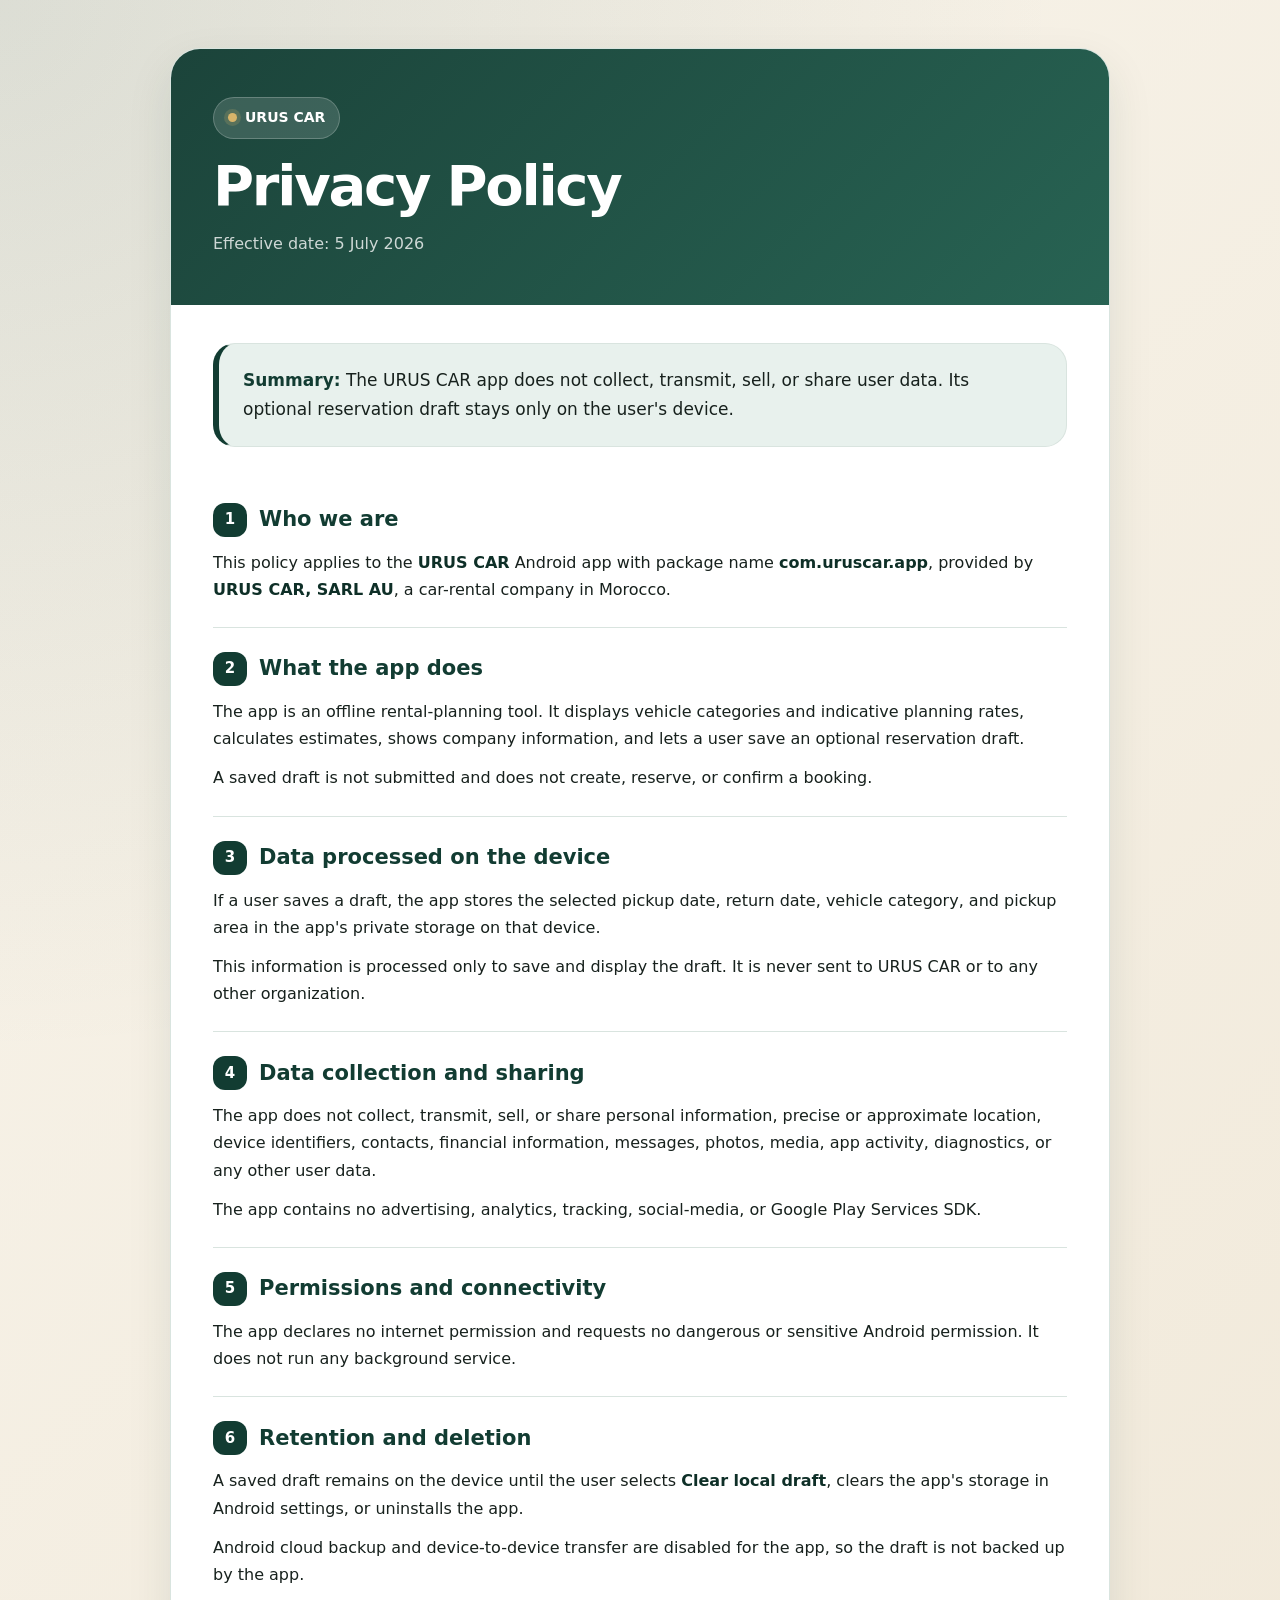
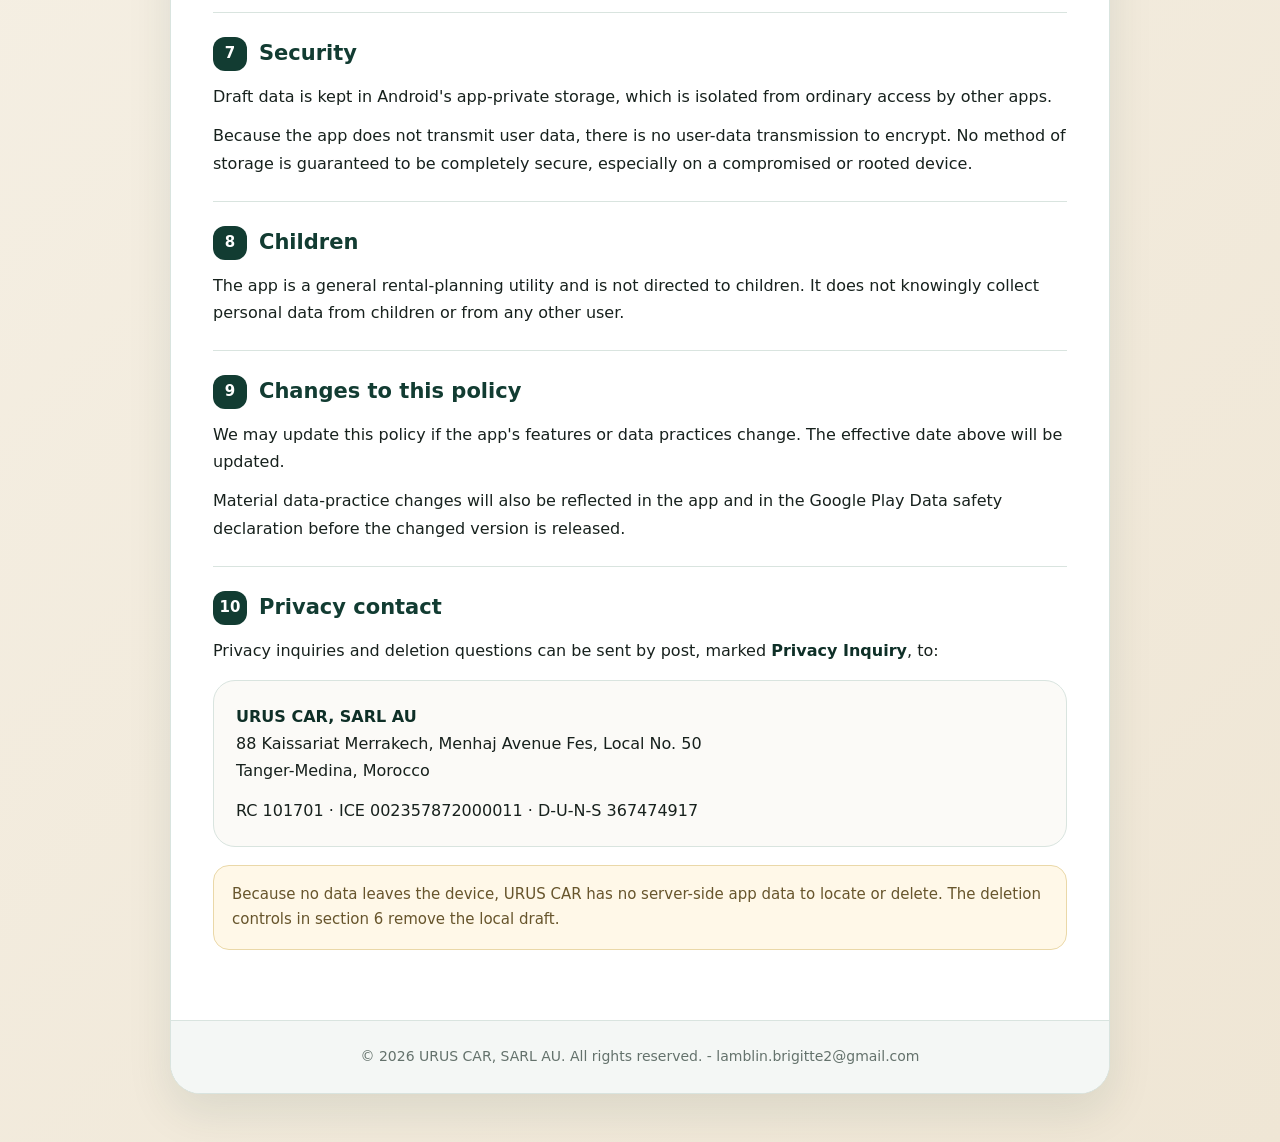
<file: privacy.html>
<!doctype html>
<html lang="en">
<head>
  <meta charset="utf-8">
  <meta name="viewport" content="width=device-width, initial-scale=1">
  <title>URUS CAR Privacy Policy</title>

  <style>
    :root {
      --bg: #f6f1e7;
      --card: #ffffff;
      --primary: #123c32;
      --primary-soft: #e8f1ed;
      --text: #17211d;
      --muted: #64726c;
      --border: #d9e4df;
      --shadow: 0 18px 45px rgba(18, 60, 50, 0.10);
      --radius: 22px;
    }

    * {
      box-sizing: border-box;
    }

    body {
      margin: 0;
      font-family: Inter, ui-sans-serif, system-ui, -apple-system, BlinkMacSystemFont, "Segoe UI", sans-serif;
      background:
        radial-gradient(circle at top left, rgba(18, 60, 50, 0.12), transparent 35%),
        linear-gradient(135deg, #f8f4eb 0%, #efe6d5 100%);
      color: var(--text);
      line-height: 1.7;
    }

    .page {
      width: min(940px, calc(100% - 32px));
      margin: 48px auto;
      background: var(--card);
      border: 1px solid var(--border);
      border-radius: 30px;
      box-shadow: var(--shadow);
      overflow: hidden;
    }

    .hero {
      padding: 48px 42px;
      background:
        linear-gradient(135deg, rgba(18, 60, 50, 0.96), rgba(26, 89, 72, 0.94)),
        url("data:image/svg+xml,%3Csvg width='120' height='120' xmlns='http://www.w3.org/2000/svg'%3E%3Cg fill='none' stroke='%23ffffff' stroke-opacity='.08'%3E%3Cpath d='M0 60h120M60 0v120'/%3E%3Ccircle cx='60' cy='60' r='38'/%3E%3C/g%3E%3C/svg%3E");
      color: #ffffff;
    }

    .badge {
      display: inline-flex;
      align-items: center;
      gap: 8px;
      padding: 8px 14px;
      border-radius: 999px;
      background: rgba(255, 255, 255, 0.14);
      border: 1px solid rgba(255, 255, 255, 0.22);
      font-size: 14px;
      font-weight: 600;
      margin-bottom: 18px;
    }

    .badge::before {
      content: "";
      width: 9px;
      height: 9px;
      border-radius: 50%;
      background: #d7b46a;
      box-shadow: 0 0 0 4px rgba(215, 180, 106, 0.18);
    }

    h1 {
      margin: 0;
      font-size: clamp(34px, 5vw, 56px);
      line-height: 1.05;
      letter-spacing: -0.04em;
    }

    .date {
      margin-top: 14px;
      color: rgba(255, 255, 255, 0.78);
      font-size: 16px;
    }

    .content {
      padding: 38px 42px 46px;
    }

    .summary {
      background: var(--primary-soft);
      border: 1px solid var(--border);
      border-left: 6px solid var(--primary);
      border-radius: var(--radius);
      padding: 22px 24px;
      margin-bottom: 32px;
      font-size: 17px;
    }

    .summary strong {
      color: var(--primary);
    }

    section {
      padding: 24px 0;
      border-bottom: 1px solid var(--border);
    }

    section:last-child {
      border-bottom: 0;
    }

    h2 {
      display: flex;
      align-items: center;
      gap: 12px;
      margin: 0 0 12px;
      color: var(--primary);
      font-size: 21px;
      line-height: 1.3;
    }

    h2 span {
      display: inline-grid;
      place-items: center;
      min-width: 34px;
      height: 34px;
      border-radius: 12px;
      background: var(--primary);
      color: #ffffff;
      font-size: 15px;
      font-weight: 800;
    }

    p {
      margin: 0 0 12px;
    }

    p:last-child {
      margin-bottom: 0;
    }

    strong {
      color: #0e2f27;
    }

    .contact-card {
      margin-top: 16px;
      padding: 22px;
      border-radius: var(--radius);
      background: #fbfaf7;
      border: 1px solid var(--border);
    }

    .note {
      margin-top: 18px;
      padding: 16px 18px;
      border-radius: 16px;
      background: #fff8e8;
      border: 1px solid #ead8a8;
      color: #67552c;
      font-size: 15px;
    }

    .footer {
      padding: 24px 42px;
      background: #f4f7f5;
      border-top: 1px solid var(--border);
      color: var(--muted);
      font-size: 14px;
      text-align: center;
    }

    @media (max-width: 640px) {
      .page {
        margin: 20px auto;
        border-radius: 22px;
      }

      .hero,
      .content,
      .footer {
        padding-left: 24px;
        padding-right: 24px;
      }

      .hero {
        padding-top: 36px;
        padding-bottom: 36px;
      }

      h2 {
        align-items: flex-start;
      }
    }

    @media print {
      body {
        background: #ffffff;
      }

      .page {
        margin: 0;
        width: 100%;
        box-shadow: none;
        border: none;
        border-radius: 0;
      }

      .hero {
        background: #123c32;
        -webkit-print-color-adjust: exact;
        print-color-adjust: exact;
      }

      section {
        break-inside: avoid;
      }
    }
  </style>
</head>

<body>
  <main class="page">
    <header class="hero">
      <div class="badge">URUS CAR</div>
      <h1>Privacy Policy</h1>
      <div class="date">Effective date: 5 July 2026</div>
    </header>

    <div class="content">
      <div class="summary">
        <strong>Summary:</strong> The URUS CAR app does not collect, transmit, sell, or share user data.
        Its optional reservation draft stays only on the user's device.
      </div>

      <section>
        <h2><span>1</span>Who we are</h2>
        <p>
          This policy applies to the <strong>URUS CAR</strong> Android app
          with package name <strong>com.uruscar.app</strong>, provided by
          <strong>URUS CAR, SARL AU</strong>, a car-rental company in Morocco.
        </p>
      </section>

      <section>
        <h2><span>2</span>What the app does</h2>
        <p>
          The app is an offline rental-planning tool. It displays vehicle categories
          and indicative planning rates, calculates estimates, shows company information,
          and lets a user save an optional reservation draft.
        </p>
        <p>
          A saved draft is not submitted and does not create, reserve, or confirm a booking.
        </p>
      </section>

      <section>
        <h2><span>3</span>Data processed on the device</h2>
        <p>
          If a user saves a draft, the app stores the selected pickup date, return date,
          vehicle category, and pickup area in the app's private storage on that device.
        </p>
        <p>
          This information is processed only to save and display the draft. It is never sent
          to URUS CAR or to any other organization.
        </p>
      </section>

      <section>
        <h2><span>4</span>Data collection and sharing</h2>
        <p>
          The app does not collect, transmit, sell, or share personal information, precise
          or approximate location, device identifiers, contacts, financial information,
          messages, photos, media, app activity, diagnostics, or any other user data.
        </p>
        <p>
          The app contains no advertising, analytics, tracking, social-media, or
          Google Play Services SDK.
        </p>
      </section>

      <section>
        <h2><span>5</span>Permissions and connectivity</h2>
        <p>
          The app declares no internet permission and requests no dangerous or sensitive
          Android permission. It does not run any background service.
        </p>
      </section>

      <section>
        <h2><span>6</span>Retention and deletion</h2>
        <p>
          A saved draft remains on the device until the user selects
          <strong>Clear local draft</strong>, clears the app's storage in Android settings,
          or uninstalls the app.
        </p>
        <p>
          Android cloud backup and device-to-device transfer are disabled for the app,
          so the draft is not backed up by the app.
        </p>
      </section>

      <section>
        <h2><span>7</span>Security</h2>
        <p>
          Draft data is kept in Android's app-private storage, which is isolated from
          ordinary access by other apps.
        </p>
        <p>
          Because the app does not transmit user data, there is no user-data transmission
          to encrypt. No method of storage is guaranteed to be completely secure,
          especially on a compromised or rooted device.
        </p>
      </section>

      <section>
        <h2><span>8</span>Children</h2>
        <p>
          The app is a general rental-planning utility and is not directed to children.
          It does not knowingly collect personal data from children or from any other user.
        </p>
      </section>

      <section>
        <h2><span>9</span>Changes to this policy</h2>
        <p>
          We may update this policy if the app's features or data practices change.
          The effective date above will be updated.
        </p>
        <p>
          Material data-practice changes will also be reflected in the app and in the
          Google Play Data safety declaration before the changed version is released.
        </p>
      </section>

      <section>
        <h2><span>10</span>Privacy contact</h2>
        <p>
          Privacy inquiries and deletion questions can be sent by post, marked
          <strong>Privacy Inquiry</strong>, to:
        </p>

        <div class="contact-card">
          <p>
            <strong>URUS CAR, SARL AU</strong><br>
            88 Kaissariat Merrakech, Menhaj Avenue Fes, Local No. 50<br>
            Tanger-Medina, Morocco
          </p>
          <p>
            RC 101701 &middot; ICE 002357872000011 &middot; D-U-N-S 367474917
          </p>
        </div>

        <p class="note">
          Because no data leaves the device, URUS CAR has no server-side app data
          to locate or delete. The deletion controls in section 6 remove the local draft.
        </p>
      </section>
    </div>

    <footer class="footer">
      © 2026 URUS CAR, SARL AU. All rights reserved.    -  lamblin.brigitte2@gmail.com

    </footer>
  </main>
</body>
</html>
</file>
